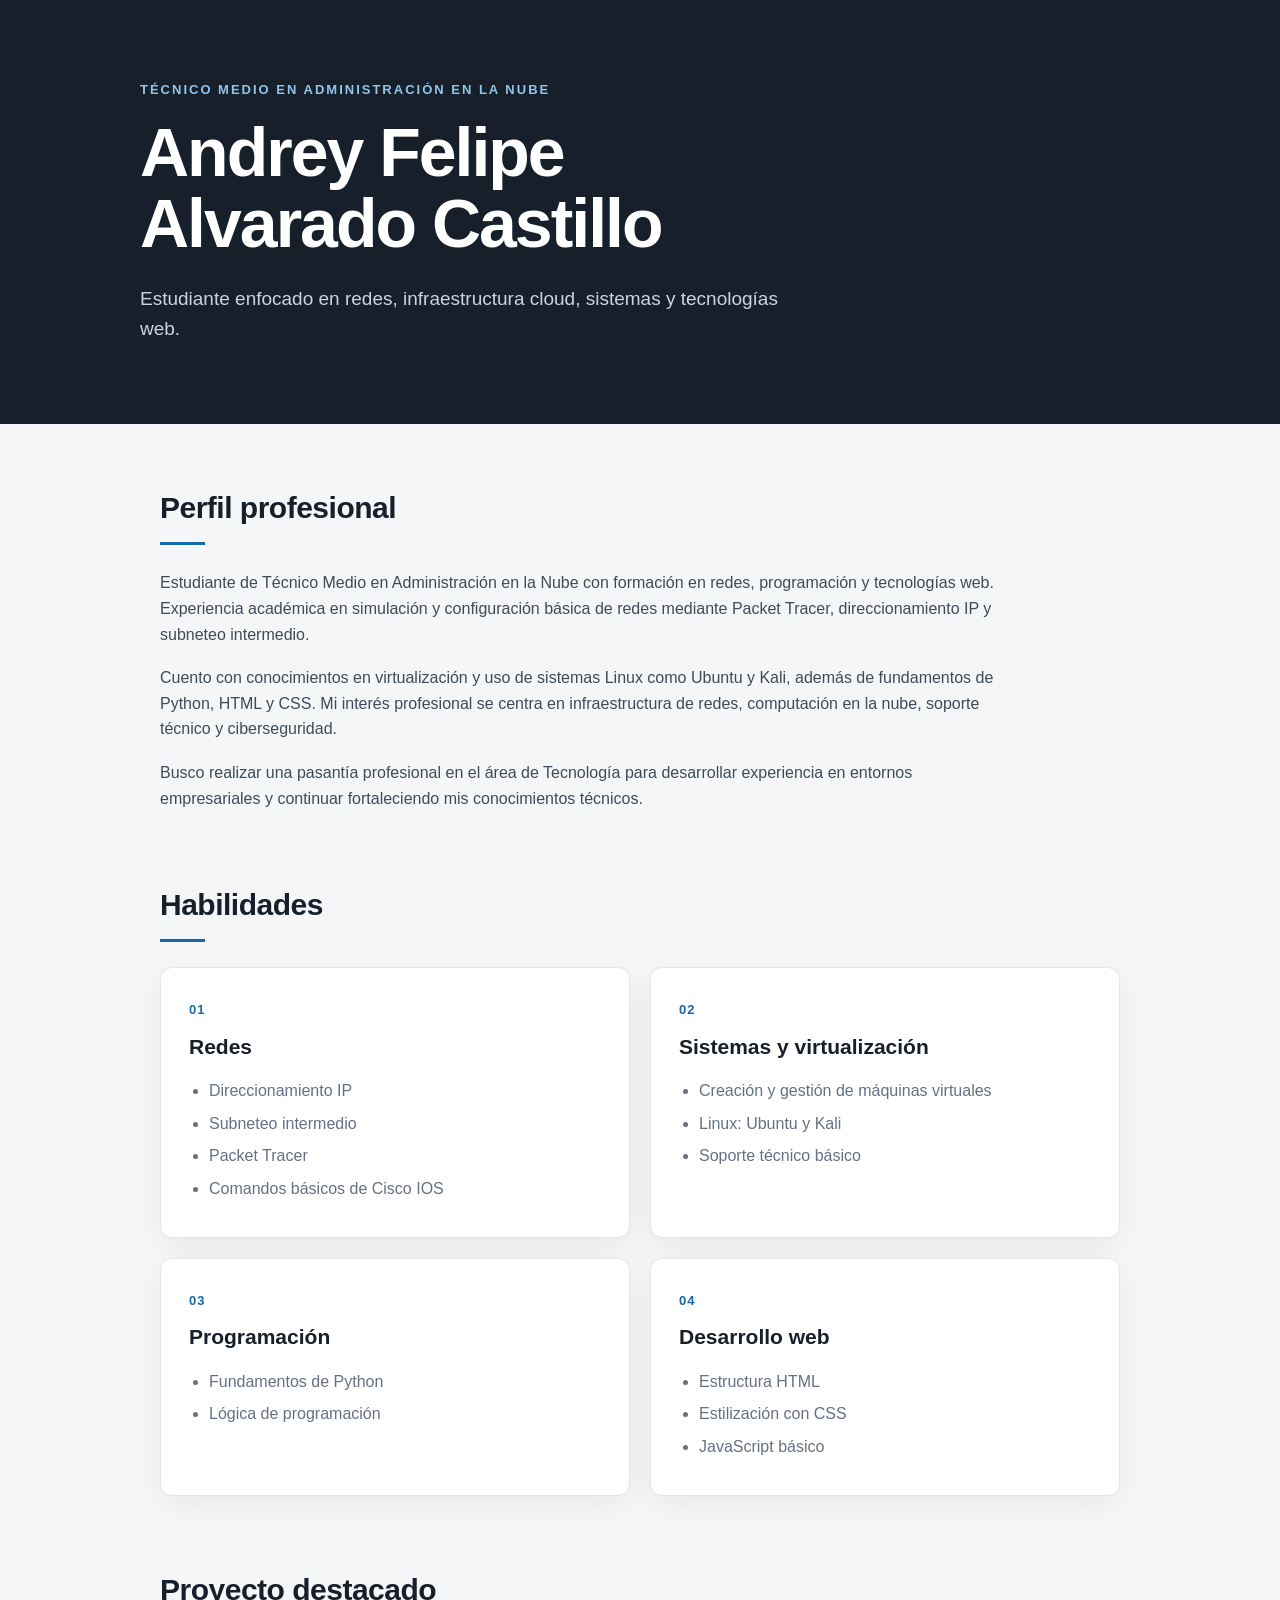
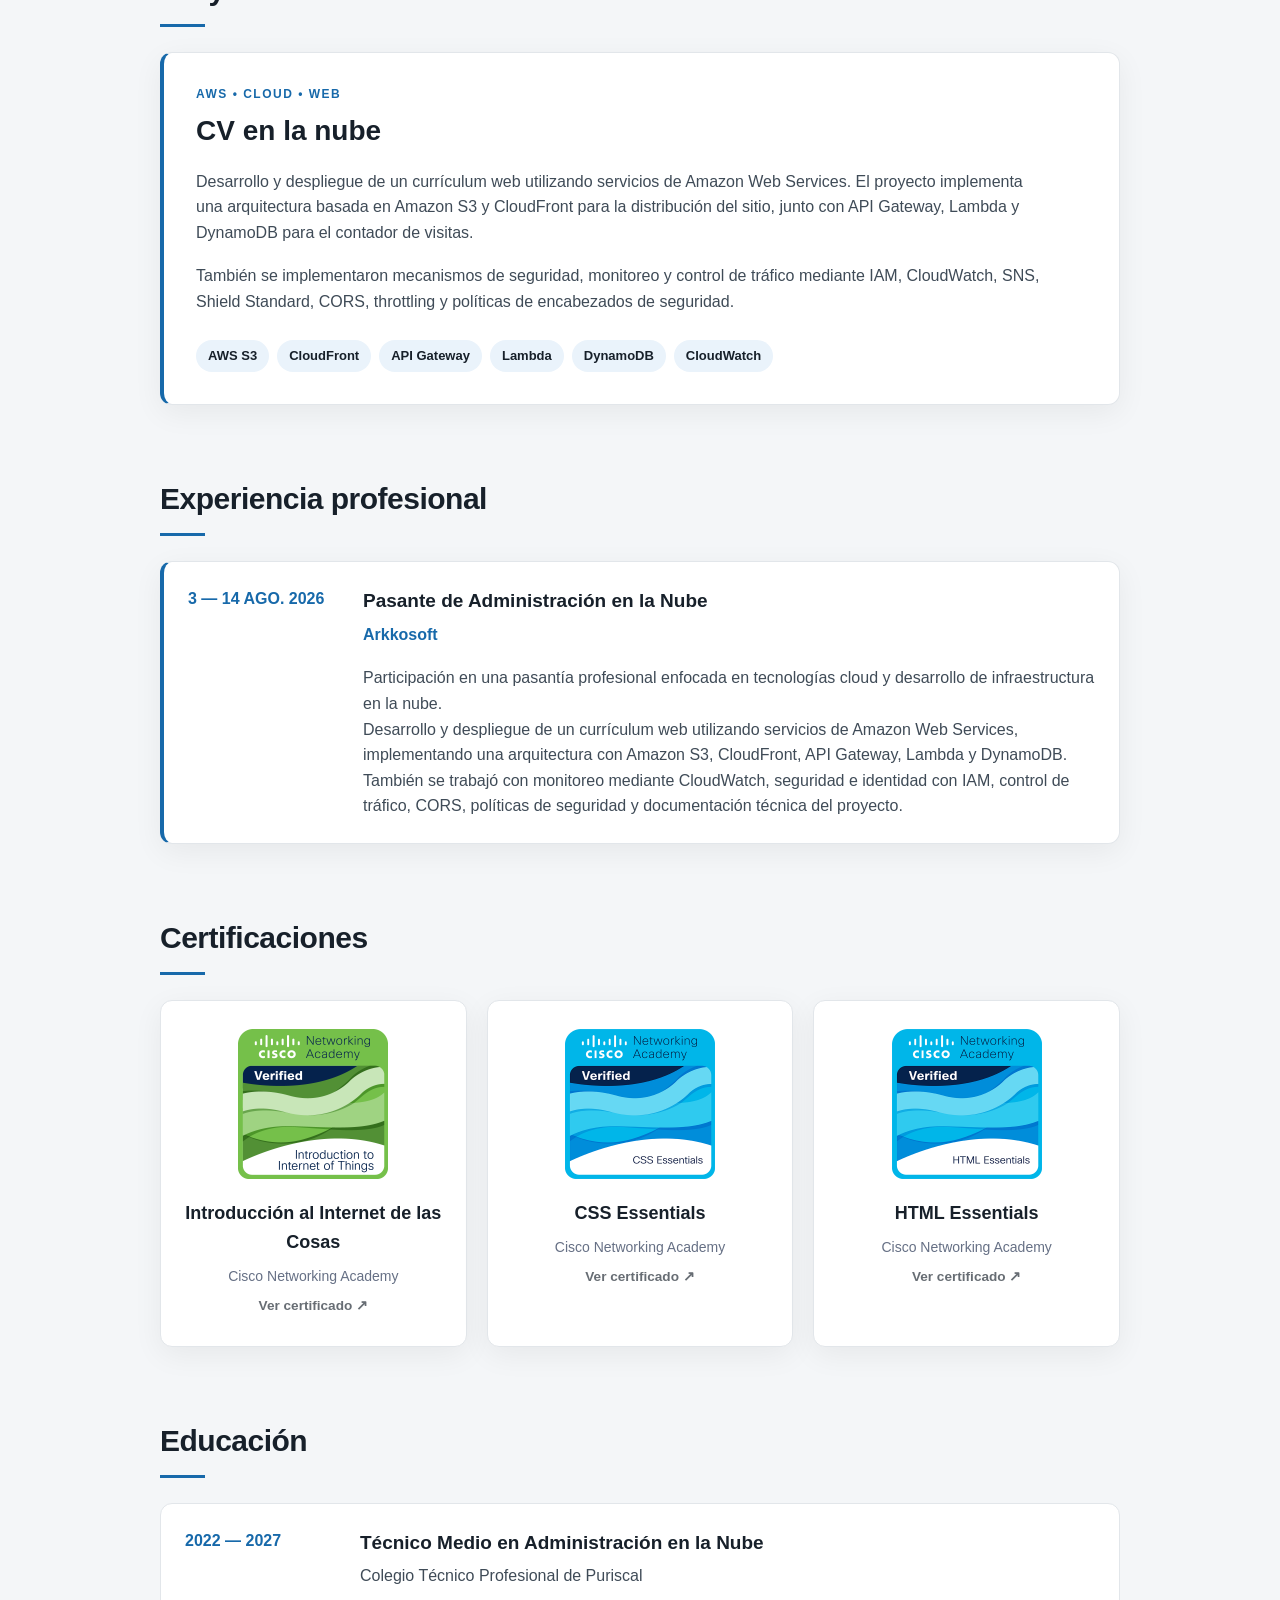
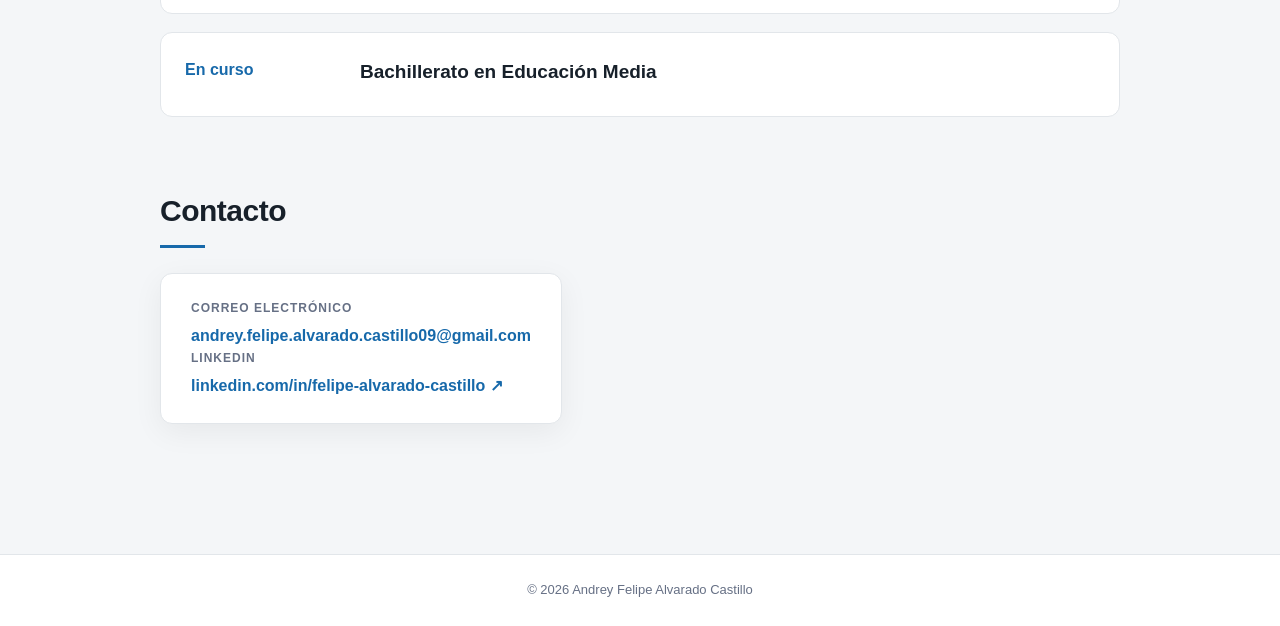
<file: index.html>
<!DOCTYPE html>
<html lang="es">

<head>
    <meta charset="UTF-8">
    <meta name="viewport" content="width=device-width, initial-scale=1.0">

    <meta name="description"
        content="CV de Andrey Felipe Alvarado Castillo, estudiante de Técnico Medio en Administración en la Nube.">

    <title>Andrey Felipe Alvarado Castillo | CV</title>

    <link rel="stylesheet" href="styles.css">
</head>

<body>

    <header class="hero">
        <div class="hero-content">
            <p class="eyebrow">TÉCNICO MEDIO EN ADMINISTRACIÓN EN LA NUBE</p>

            <h1>Andrey Felipe<br>Alvarado Castillo</h1>

            <p class="hero-description">
                Estudiante enfocado en redes, infraestructura cloud,
                sistemas y tecnologías web.
            </p>
        </div>
    </header>

    <main>

        <section class="section">
            <h2>Perfil profesional</h2>

            <p>
                Estudiante de Técnico Medio en Administración en la Nube con
                formación en redes, programación y tecnologías web. Experiencia
                académica en simulación y configuración básica de redes mediante
                Packet Tracer, direccionamiento IP y subneteo intermedio.
            </p>

            <p>
                Cuento con conocimientos en virtualización y uso de sistemas
                Linux como Ubuntu y Kali, además de fundamentos de Python,
                HTML y CSS. Mi interés profesional se centra en infraestructura
                de redes, computación en la nube, soporte técnico y ciberseguridad.
            </p>

            <p>
                Busco realizar una pasantía profesional en el área de Tecnología
                para desarrollar experiencia en entornos empresariales y
                continuar fortaleciendo mis conocimientos técnicos.
            </p>
        </section>


        <section class="section">
            <h2>Habilidades</h2>

            <div class="skills-grid">

                <article class="skill-card">
                    <span class="skill-number">01</span>
                    <h3>Redes</h3>

                    <ul>
                        <li>Direccionamiento IP</li>
                        <li>Subneteo intermedio</li>
                        <li>Packet Tracer</li>
                        <li>Comandos básicos de Cisco IOS</li>
                    </ul>
                </article>


                <article class="skill-card">
                    <span class="skill-number">02</span>
                    <h3>Sistemas y virtualización</h3>

                    <ul>
                        <li>Creación y gestión de máquinas virtuales</li>
                        <li>Linux: Ubuntu y Kali</li>
                        <li>Soporte técnico básico</li>
                    </ul>
                </article>


                <article class="skill-card">
                    <span class="skill-number">03</span>
                    <h3>Programación</h3>

                    <ul>
                        <li>Fundamentos de Python</li>
                        <li>Lógica de programación</li>
                    </ul>
                </article>


                <article class="skill-card">
                    <span class="skill-number">04</span>
                    <h3>Desarrollo web</h3>

                    <ul>
                        <li>Estructura HTML</li>
                        <li>Estilización con CSS</li>
                        <li>JavaScript básico</li>
                    </ul>
                </article>

            </div>
        </section>


        <section class="section">
            <h2>Proyecto destacado</h2>

            <article class="project-card">

                <div class="project-header">
                    <div>
                        <p class="project-label">AWS • CLOUD • WEB</p>
                        <h3>CV en la nube</h3>
                    </div>
                </div>

                <p>
                    Desarrollo y despliegue de un currículum web utilizando
                    servicios de Amazon Web Services. El proyecto implementa
                    una arquitectura basada en Amazon S3 y CloudFront para
                    la distribución del sitio, junto con API Gateway, Lambda
                    y DynamoDB para el contador de visitas.
                </p>

                <p>
                    También se implementaron mecanismos de seguridad,
                    monitoreo y control de tráfico mediante IAM, CloudWatch,
                    SNS, Shield Standard, CORS, throttling y políticas de
                    encabezados de seguridad.
                </p>

                <div class="technology-list">

    <a href="https://aws.amazon.com/s3/"
       target="_blank"
       rel="noopener noreferrer">
        AWS S3
    </a>

    <a href="https://aws.amazon.com/cloudfront/"
       target="_blank"
       rel="noopener noreferrer">
        CloudFront
    </a>

    <a href="https://aws.amazon.com/api-gateway/"
       target="_blank"
       rel="noopener noreferrer">
        API Gateway
    </a>

    <a href="https://aws.amazon.com/lambda/"
       target="_blank"
       rel="noopener noreferrer">
        Lambda
    </a>

    <a href="https://aws.amazon.com/dynamodb/"
       target="_blank"
       rel="noopener noreferrer">
        DynamoDB
    </a>

    <a href="https://aws.amazon.com/cloudwatch/"
       target="_blank"
       rel="noopener noreferrer">
        CloudWatch
    </a>

</div>

            </article>
        </section>


        <!-- NUEVA SECCIÓN: EXPERIENCIA PROFESIONAL -->

        <section class="section">
            <h2>Experiencia profesional</h2>

            <div class="timeline">

                <article class="education-item experience-item">

                    <div class="education-year">
                        3 — 14 AGO. 2026
                    </div>

                    <div>
                        <h3>Pasante de Administración en la Nube</h3>

                        <p class="experience-company">
                            Arkkosoft
                        </p>

                        <p>
                            Participación en una pasantía profesional enfocada
                            en tecnologías cloud y desarrollo de infraestructura
                            en la nube.
                        </p>

                        <p>
                            Desarrollo y despliegue de un currículum web utilizando
                            servicios de Amazon Web Services, implementando una
                            arquitectura con Amazon S3, CloudFront, API Gateway,
                            Lambda y DynamoDB.
                        </p>

                        <p>
                            También se trabajó con monitoreo mediante CloudWatch,
                            seguridad e identidad con IAM, control de tráfico,
                            CORS, políticas de seguridad y documentación técnica
                            del proyecto.
                        </p>
                    </div>

                </article>

            </div>
        </section>


        <!-- NUEVA SECCIÓN: CERTIFICACIONES -->

        <section class="section">
    <h2>Certificaciones</h2>

    <div class="certifications-grid">

        <a href="https://www.credly.com/badges/0a45413e-73b1-4f08-a9ad-78b283156808/public_url"
           class="certificate-card"
           target="_blank"
           rel="noopener noreferrer">

            <div class="certificate-badge">
               <img src="badges/iot-badge.png"
                    alt="Badge de Introducción al Internet de las Cosas">
            </div>

            <div class="certificate-info">
                <h3>Introducción al Internet de las Cosas</h3>

                <p>
                    Cisco Networking Academy
                </p>

                <span class="certificate-link">
                    Ver certificado ↗
                </span>
            </div>

        </a>


        <a href="https://www.credly.com/badges/91c662c0-dd28-46f7-b437-265e4a5272b8/public_url"
           class="certificate-card"
           target="_blank"
           rel="noopener noreferrer">

            <div class="certificate-badge">
                <img src="badges/css-essentials-badge.png"
                    alt="Badge de CSS Essentials">
            </div>

            <div class="certificate-info">
                <h3>CSS Essentials</h3>

                <p>
                    Cisco Networking Academy
                </p>

                <span class="certificate-link">
                    Ver certificado ↗
                </span>
            </div>

        </a>


        <a href="https://www.credly.com/badges/41b9f1e7-8ec7-4171-8520-6982c7341b1c/public_url"
           class="certificate-card"
           target="_blank"
           rel="noopener noreferrer">

            <div class="certificate-badge">
                <img src="badges/html-essentials-badge.png"
                    alt="Badge de HTML Essentials">
            </div>

            <div class="certificate-info">
                <h3>HTML Essentials</h3>

                <p>
                    Cisco Networking Academy
                </p>

                <span class="certificate-link">
                    Ver certificado ↗
                </span>
            </div>

        </a>

    </div>
</section>

        <section class="section">
            <h2>Educación</h2>

            <div class="timeline">

                <article class="education-item">

                    <div class="education-year">
                        2022 — 2027
                    </div>

                    <div>
                        <h3>Técnico Medio en Administración en la Nube</h3>

                        <p>
                            Colegio Técnico Profesional de Puriscal
                        </p>
                    </div>

                </article>


                <article class="education-item">

                    <div class="education-year">
                        En curso
                    </div>

                    <div>
                        <h3>Bachillerato en Educación Media</h3>
                    </div>

                </article>

            </div>
        </section>


        <section class="section contact-section">
    <h2>Contacto</h2>

    <div class="contact-card">

        <p class="contact-label">
            CORREO ELECTRÓNICO
        </p>

        <a href="mailto:andrey.felipe.alvarado.castillo09@gmail.com">
            andrey.felipe.alvarado.castillo09@gmail.com
        </a>

        <p class="contact-label linkedin-label">
            LINKEDIN
        </p>

        <a href="https://www.linkedin.com/in/felipe-alvarado-castillo/"
           target="_blank"
           rel="noopener noreferrer"
           class="linkedin-link">
            linkedin.com/in/felipe-alvarado-castillo ↗
        </a>

    </div>
</section>

    </main>


    <footer>
        <p>
            © 2026 Andrey Felipe Alvarado Castillo
        </p>
    </footer>


</body>

</html>
</file>
<file: styles.css>
:root {
    --background: #f4f6f8;
    --surface: #ffffff;
    --text: #17202a;
    --muted: #667085;
    --border: #e2e6ea;
    --accent: #1769aa;
    --accent-dark: #0f4f82;
    --soft-accent: #eaf3fb;
    --shadow: 0 8px 30px rgba(0, 0, 0, 0.06);
}

* {
    box-sizing: border-box;
}

html {
    scroll-behavior: smooth;
}

body {
    margin: 0;
    font-family: Arial, Helvetica, sans-serif;
    background: var(--background);
    color: var(--text);
    line-height: 1.6;
}

.hero {
    background: var(--text);
    color: white;
    padding: 80px 20px;
}

.hero-content {
    max-width: 1000px;
    margin: 0 auto;
}

.eyebrow {
    margin: 0 0 16px;
    color: #8fc5ed;
    font-size: 13px;
    font-weight: bold;
    letter-spacing: 2px;
}

.hero h1 {
    margin: 0;
    font-size: clamp(40px, 7vw, 68px);
    line-height: 1.05;
    letter-spacing: -2px;
}

.hero-description {
    max-width: 650px;
    margin: 24px 0 0;
    color: #cbd5df;
    font-size: 19px;
}

main {
    max-width: 1000px;
    margin: 0 auto;
    padding: 60px 20px;
}

.section {
    margin-bottom: 70px;
}

.section h2 {
    margin: 0 0 25px;
    font-size: 30px;
    letter-spacing: -0.5px;
}

.section h2::after {
    content: "";
    display: block;
    width: 45px;
    height: 3px;
    margin-top: 10px;
    background: var(--accent);
}

.section p {
    max-width: 850px;
    margin: 0 0 18px;
    color: #3f4b57;
}

.skills-grid {
    display: grid;
    grid-template-columns: repeat(2, 1fr);
    gap: 20px;
}

.skill-card {
    position: relative;
    padding: 28px;
    background: var(--surface);
    border: 1px solid var(--border);
    border-radius: 12px;
    box-shadow: var(--shadow);
    transition: transform 0.2s ease, box-shadow 0.2s ease;
}

.skill-card:hover {
    transform: translateY(-4px);
    box-shadow: 0 12px 35px rgba(0, 0, 0, 0.09);
}

.skill-number {
    color: var(--accent);
    font-size: 13px;
    font-weight: bold;
    letter-spacing: 1px;
}

.skill-card h3 {
    margin: 8px 0 15px;
    font-size: 21px;
}

.skill-card ul {
    margin: 0;
    padding-left: 20px;
    color: var(--muted);
}

.skill-card li {
    margin-bottom: 7px;
}

.project-card {
    padding: 32px;
    background: var(--surface);
    border: 1px solid var(--border);
    border-left: 4px solid var(--accent);
    border-radius: 12px;
    box-shadow: var(--shadow);
}

.project-header {
    margin-bottom: 15px;
}

.project-label {
    margin: 0 0 5px !important;
    color: var(--accent) !important;
    font-size: 12px;
    font-weight: bold;
    letter-spacing: 1.5px;
}

.project-card h3 {
    margin: 0;
    font-size: 28px;
}

.technology-list {
    display: flex;
    flex-wrap: wrap;
    gap: 8px;
    margin-top: 25px;
}

.technology-list a {
    padding: 6px 12px;
    background: var(--soft-accent);
    color: var(--accent-dark);
    border-radius: 20px;
    font-size: 13px;
    font-weight: bold;
}

.timeline {
    display: flex;
    flex-direction: column;
    gap: 18px;
}

.education-item {
    display: grid;
    grid-template-columns: 150px 1fr;
    gap: 25px;
    padding: 24px;
    background: var(--surface);
    border: 1px solid var(--border);
    border-radius: 12px;
}

.education-year {
    color: var(--accent);
    font-weight: bold;
}

.education-item h3 {
    margin: 0 0 5px;
    font-size: 19px;
}

.education-item p {
    margin: 0;
}


/* ================================
   EXPERIENCIA PROFESIONAL
   ================================ */

.experience-item {
    border-left: 4px solid var(--accent);
    box-shadow: var(--shadow);
}

.experience-company {
    color: var(--accent) !important;
    font-weight: bold;
    margin-bottom: 18px !important;
}


/* ================================
   CERTIFICACIONES
   ================================ */

.certifications-grid {
    display: grid;
    grid-template-columns: repeat(3, 1fr);
    gap: 20px;
}

.certificate-card {
    display: flex;
    flex-direction: column;
    align-items: center;
    padding: 28px 22px;
    text-align: center;
    background: var(--surface);
    border: 1px solid var(--border);
    border-radius: 12px;
    box-shadow: var(--shadow);
    transition: transform 0.2s ease, box-shadow 0.2s ease;
}

.certificate-card:hover {
    transform: translateY(-4px);
    box-shadow: 0 12px 35px rgba(0, 0, 0, 0.09);
}

.certificate-badge {
    width: 150px;
    height: 150px;
    margin-bottom: 20px;
    display: flex;
    align-items: center;
    justify-content: center;
}

.certificate-badge img {
    max-width: 100%;
    max-height: 100%;
    object-fit: contain;
}

.certificate-info h3 {
    margin: 0 0 8px;
    font-size: 18px;
}

.certificate-info p {
    margin: 0 !important;
    color: var(--muted);
    font-size: 14px;
}


/* ================================
   CONTACTO
   ================================ */

.contact-card {
    display: inline-block;
    padding: 25px 30px;
    background: var(--surface);
    border: 1px solid var(--border);
    border-radius: 12px;
    box-shadow: var(--shadow);
}

.contact-label {
    margin: 0 0 5px !important;
    color: var(--muted) !important;
    font-size: 12px;
    font-weight: bold;
    letter-spacing: 1px;
}

.contact-card a {
    color: var(--accent);
    font-weight: bold;
    text-decoration: none;
    overflow-wrap: anywhere;
}

.contact-card a:hover {
    text-decoration: underline;
}


/* ================================
   CONTADOR DE VISITAS
   ================================ */



/* ================================
   FOOTER
   ================================ */

footer {
    padding: 25px 20px;
    text-align: center;
    border-top: 1px solid var(--border);
    background: white;
}

footer p {
    margin: 0;
    color: var(--muted);
    font-size: 13px;
}


/* ================================
   RESPONSIVE
   ================================ */

@media (max-width: 700px) {

    .hero {
        padding: 60px 20px;
    }

    .hero h1 {
        font-size: 42px;
    }

    .hero-description {
        font-size: 17px;
    }

    main {
        padding: 45px 16px;
    }

    .section {
        margin-bottom: 55px;
    }

    .section h2 {
        font-size: 26px;
    }

    .skills-grid {
        grid-template-columns: 1fr;
    }

    .project-card {
        padding: 24px;
    }

    .education-item {
        grid-template-columns: 1fr;
        gap: 5px;
    }

    .certifications-grid {
        grid-template-columns: 1fr;
    }

    .certificate-card {
        padding: 25px 20px;
    }

    .certificate-badge {
        width: 130px;
        height: 130px;
    }

    .visits-section {
        padding: 30px 20px;
    }

    #visit-count {
        font-size: 36px;
    }
}
/* Certificaciones clickeables */

.certificate-card {
    text-decoration: none;
    color: inherit;
    cursor: pointer;
    transition:
        transform 0.25s ease,
        box-shadow 0.25s ease;
}

.certificate-card:hover {
    transform: translateY(-6px);
}

.certificate-card .certificate-badge img {
    transition: transform 0.25s ease;
}

.certificate-card:hover .certificate-badge img {
    transform: scale(1.04);
}

.certificate-link {
    display: inline-block;
    margin-top: 8px;
    font-size: 0.85rem;
    font-weight: 600;
    opacity: 0.65;
    transition: opacity 0.25s ease;
}

.certificate-card:hover .certificate-link {
    opacity: 1;
}
.technology-list a {
    text-decoration: none;
    color: inherit;
    cursor: pointer;
    transition: transform 0.2s ease, box-shadow 0.2s ease;
}

.technology-list a:hover {
    transform: translateY(-3px);
    box-shadow: 0 6px 16px rgba(0, 0, 0, 0.12);
}
/* LinkedIn */

.linkedin-label {
    margin-top: 24px;
}

.linkedin-link {
    text-decoration: none;
    transition: opacity 0.2s ease;
}

.linkedin-link:hover {
    opacity: 0.7;
}
</file>
